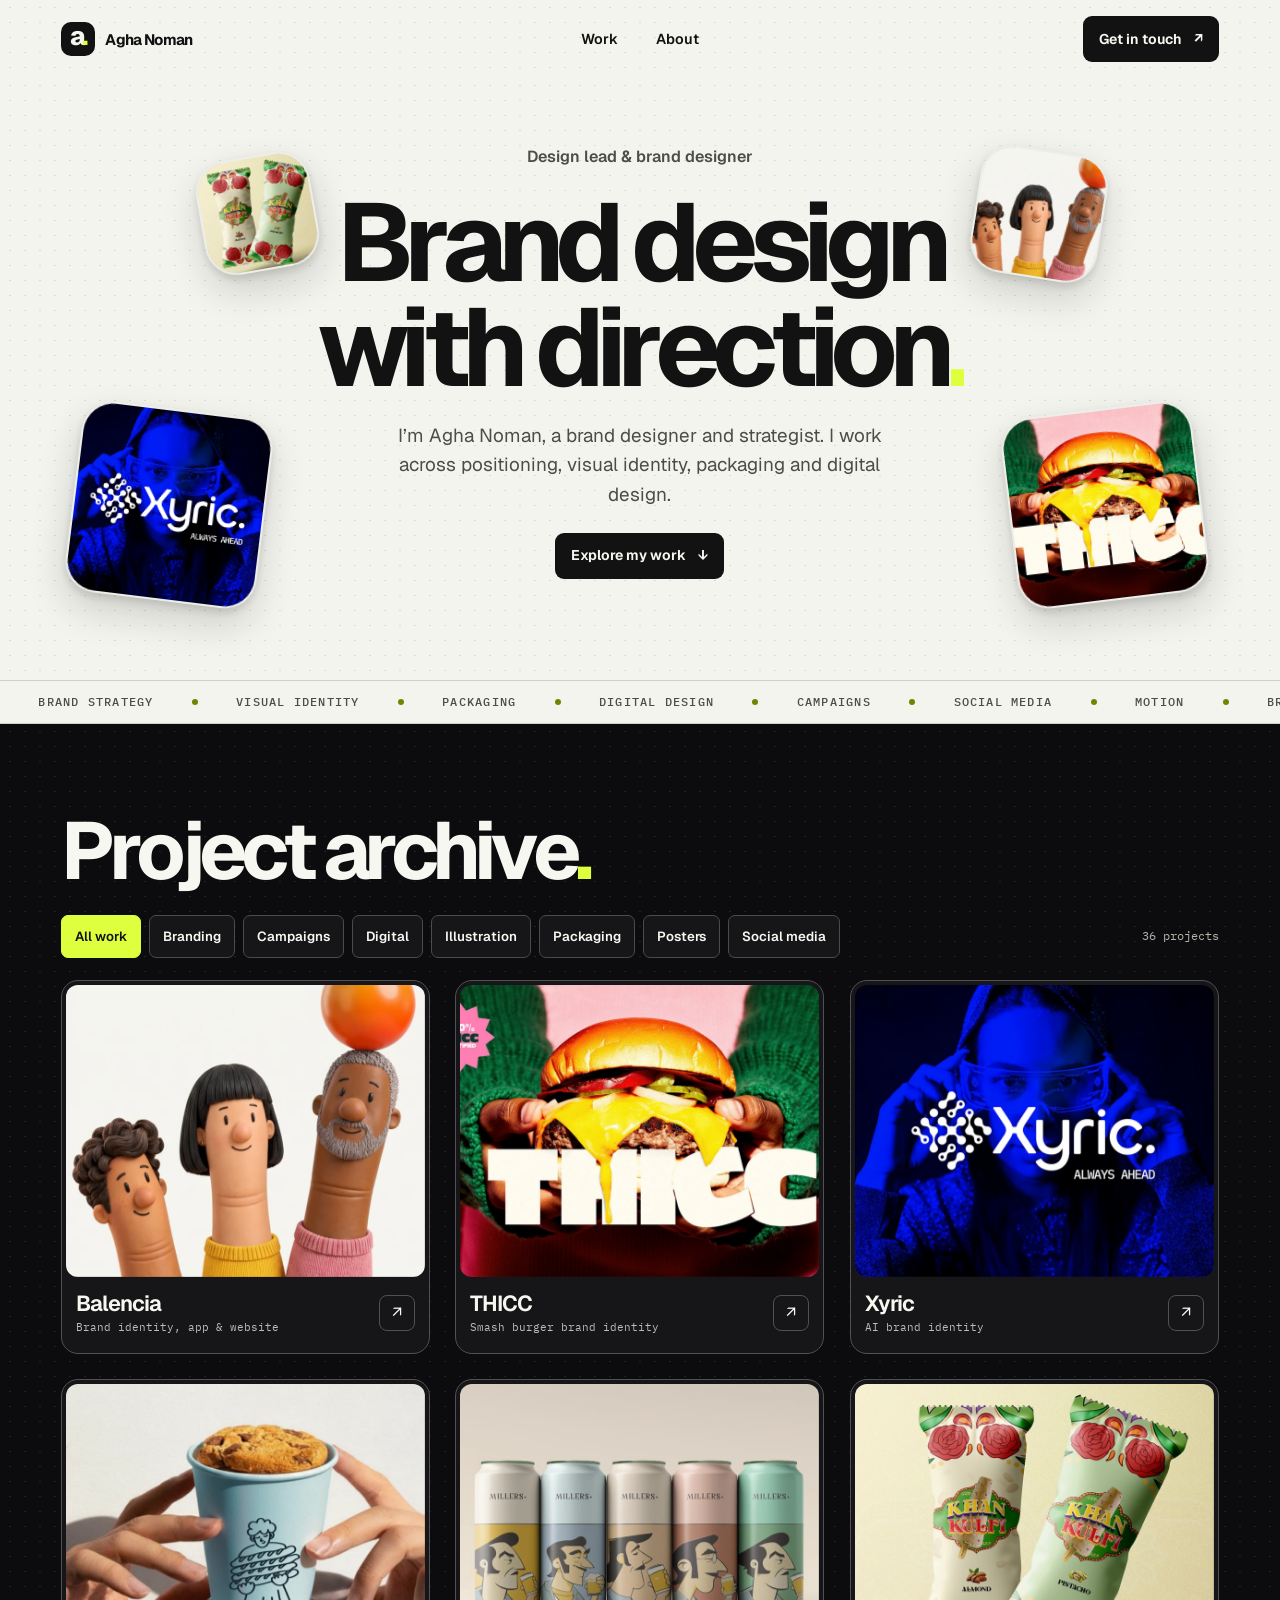
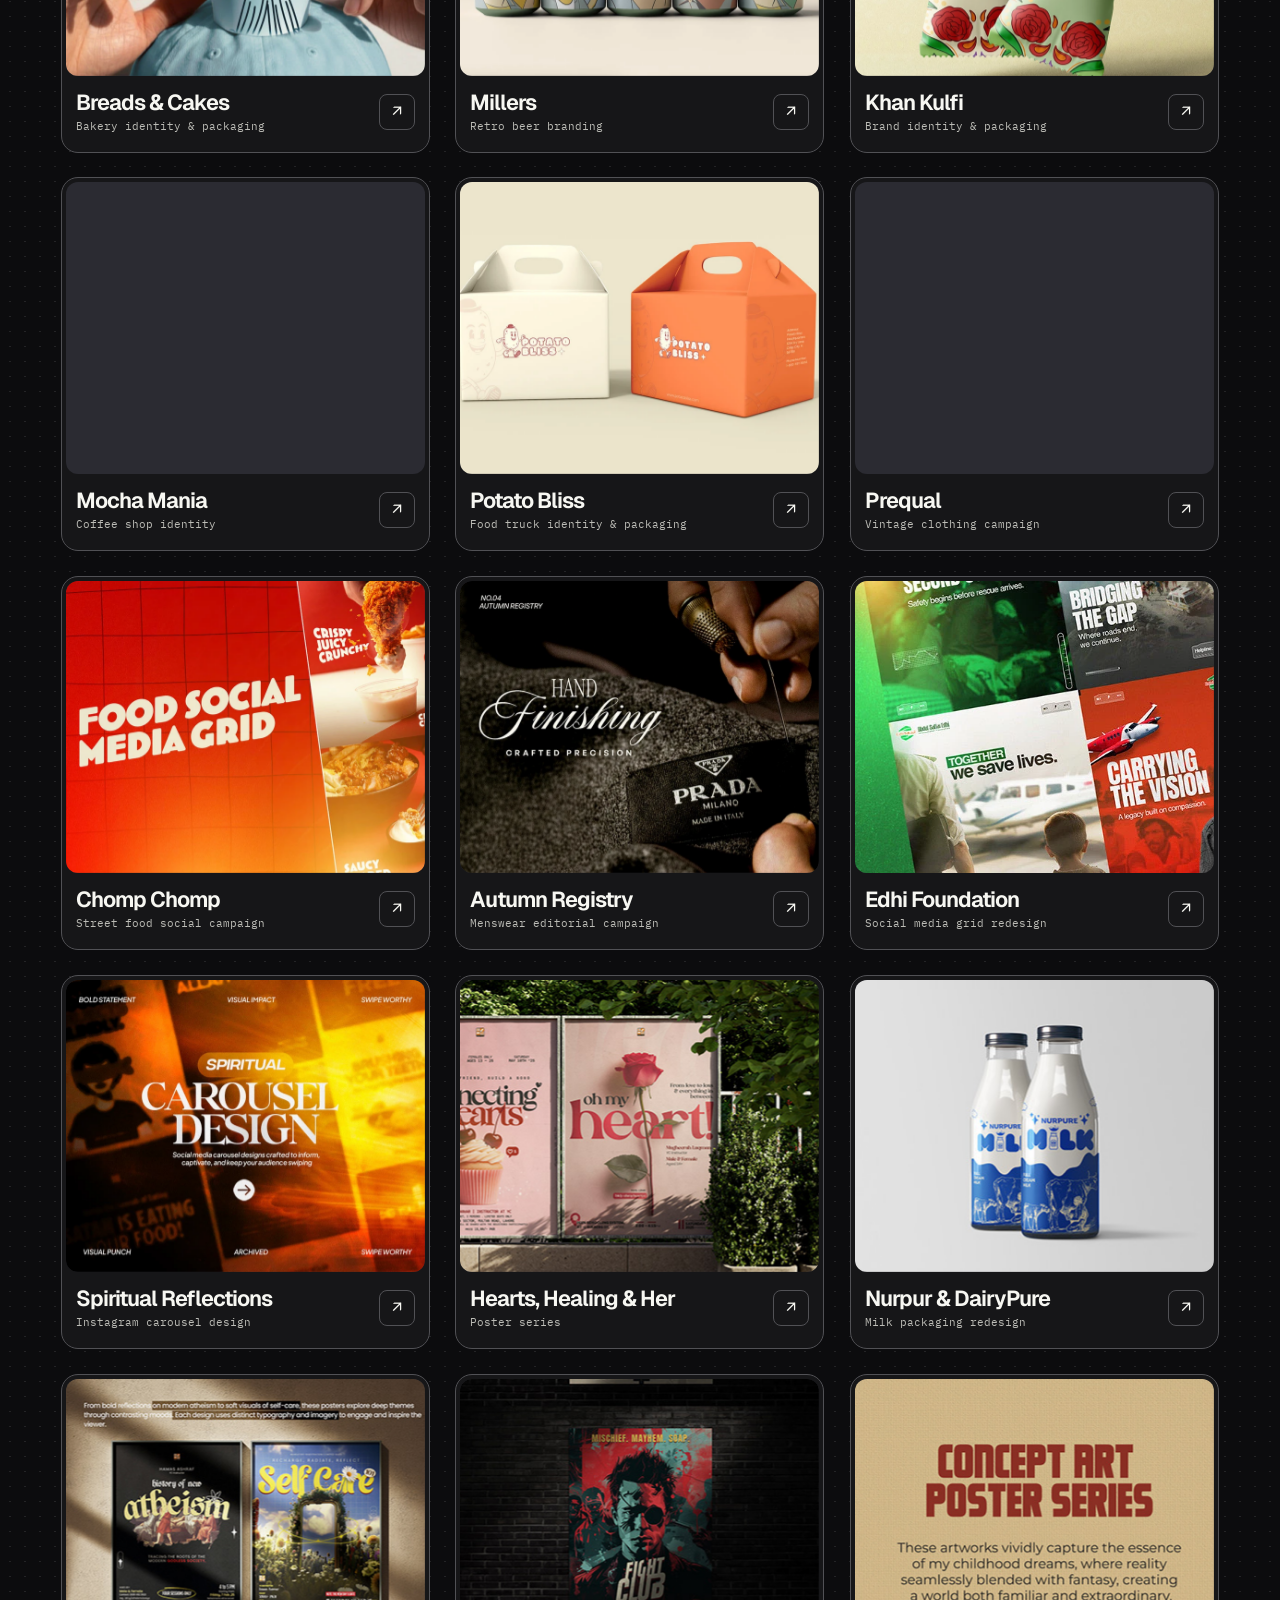
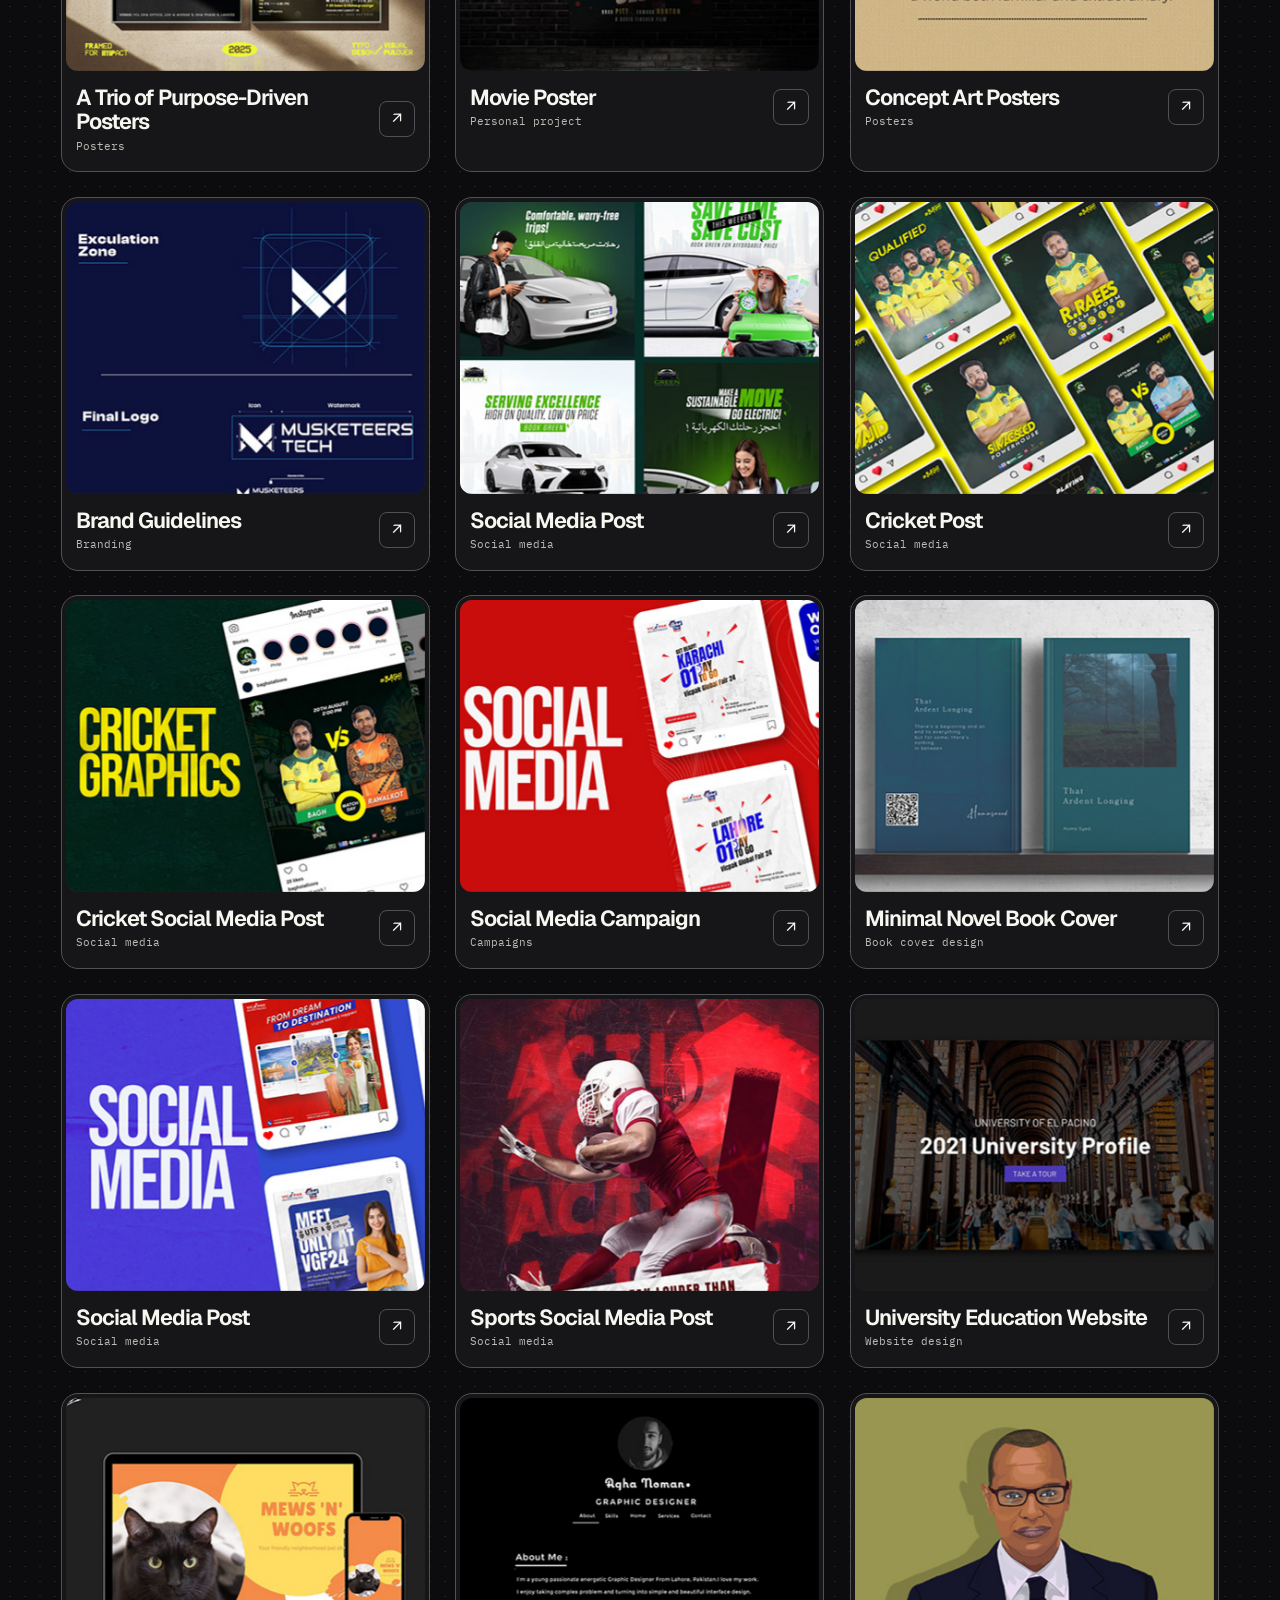
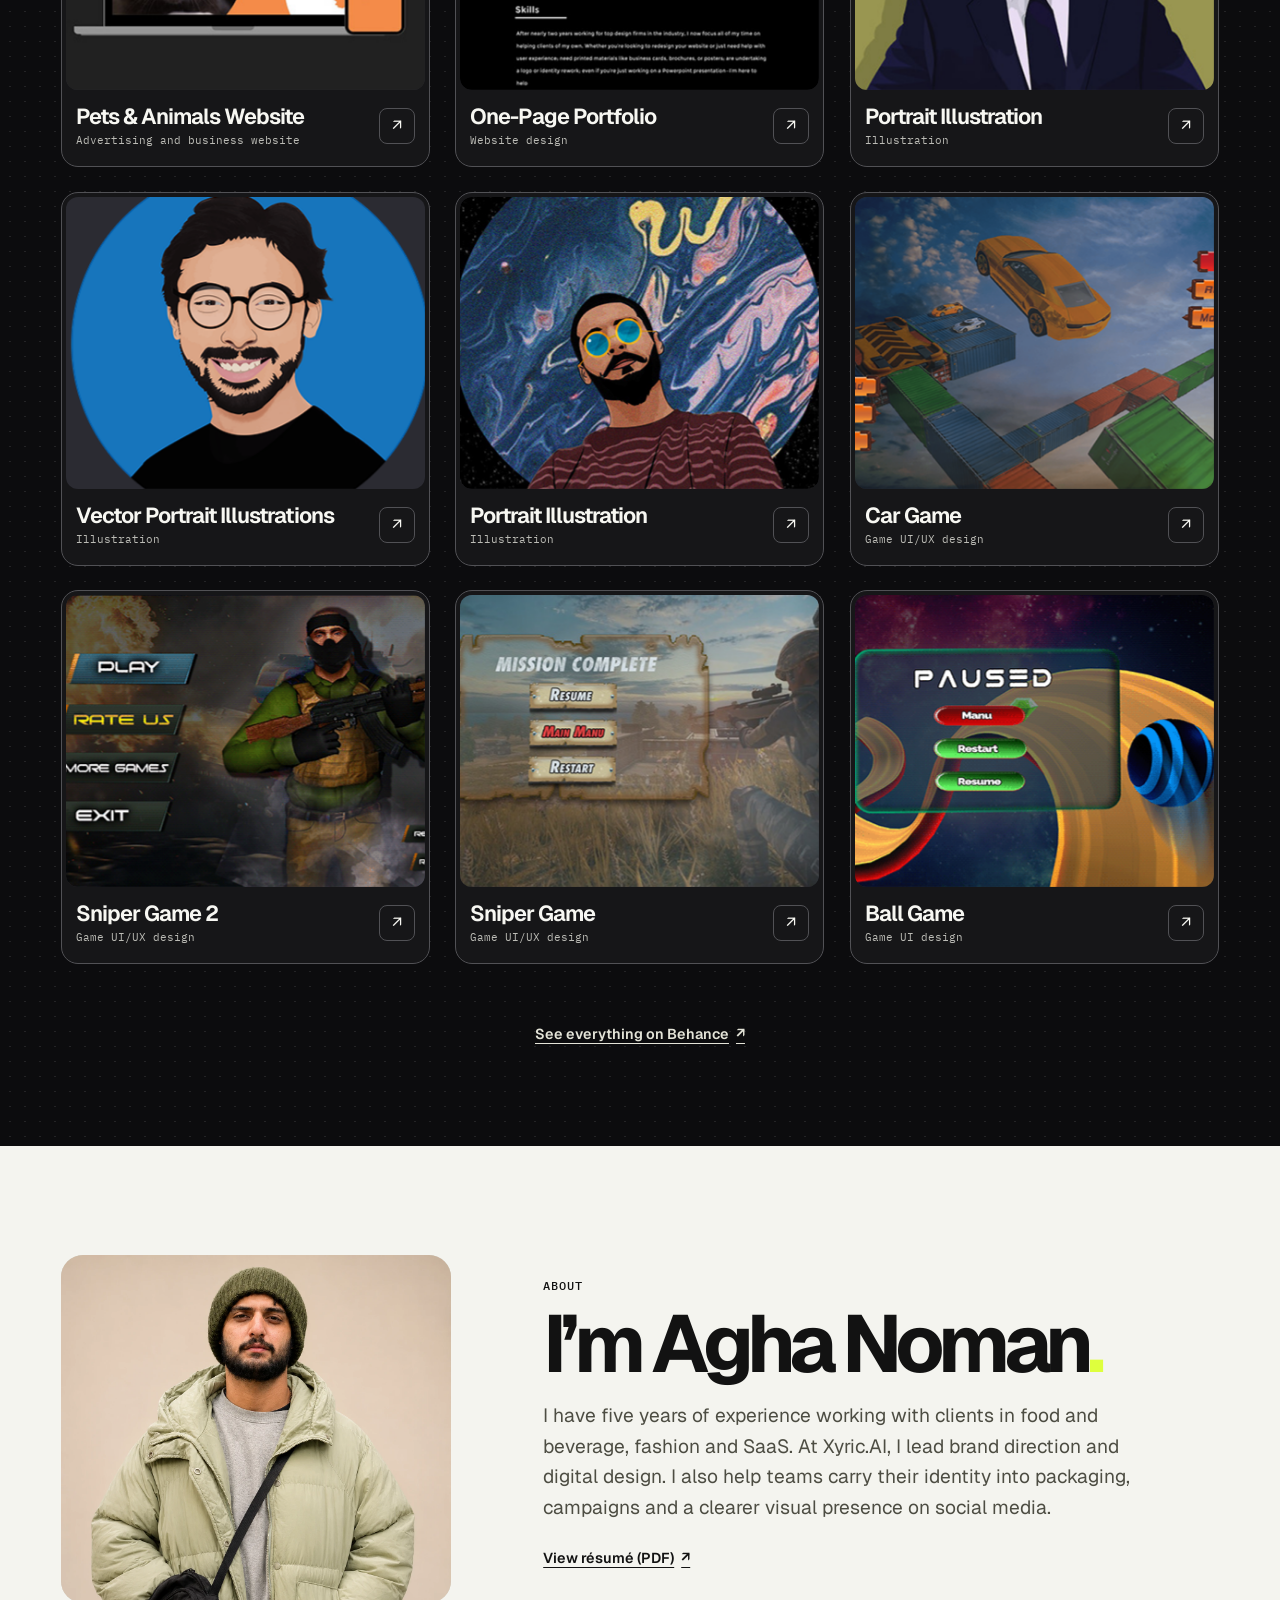
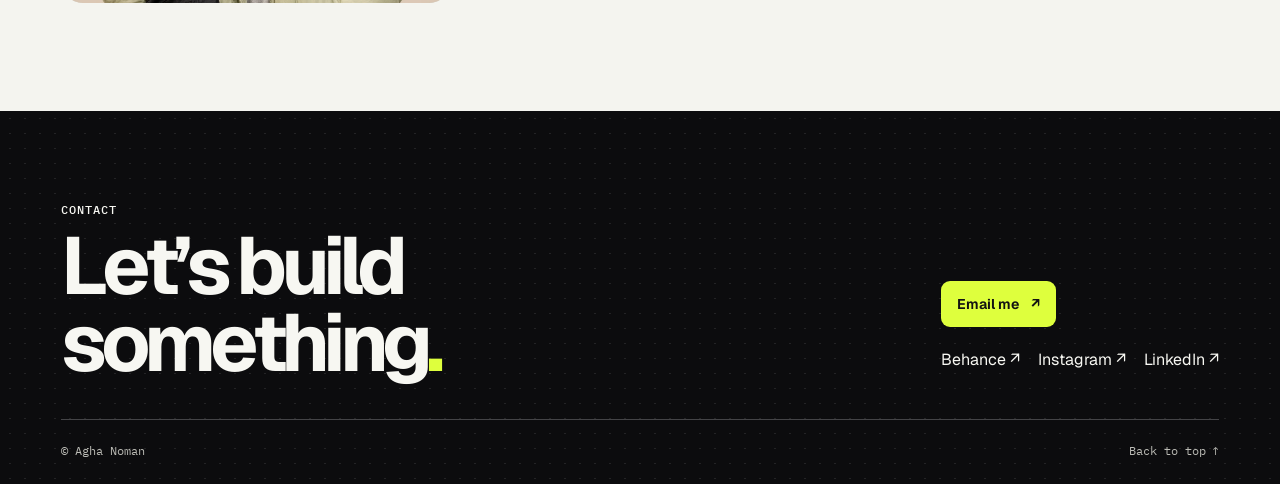
<file: index.html>
<!doctype html>
<html lang="en">
<head>
  <meta charset="utf-8">
  <meta name="viewport" content="width=device-width, initial-scale=1">
  <meta name="description" content="Agha Noman is a brand designer and strategist with five years of experience across food, fashion and SaaS. Explore brand direction, visual identity, packaging and digital design work.">
  <meta name="theme-color" content="#f4f4ef">
  <title>Agha Noman — Brand Designer</title>
  <link rel="icon" href="./assets/agha-noman-icon.png" type="image/png" sizes="64x64">
  <link rel="preconnect" href="https://fonts.googleapis.com">
  <link rel="preconnect" href="https://fonts.gstatic.com" crossorigin>
  <link rel="stylesheet" href="https://fonts.googleapis.com/css2?family=Geist:wght@400;500;600;700;800&family=IBM+Plex+Mono:wght@400;500;600&display=swap">
  <link rel="stylesheet" href="./style.css">
  <script src="./projects.js" defer></script>
  <script src="./site.js" defer></script>
  <script src="./motion.js" defer></script>
</head>
<body>
  <a class="skip" href="#main">Skip to content</a>
  <div class="intro-shell" id="top">
    <header class="wrap header">
      <a class="wordmark" href="#top"><span class="mark" aria-hidden="true">a<span>.</span></span> Agha Noman</a>
      <nav class="nav" aria-label="Main navigation"><a href="#work">Work</a><a href="#about">About</a></nav>
      <a class="button button-black header-contact" href="#contact">Get in touch <span aria-hidden="true">↗</span></a>
    </header>
  </div>
  <main id="main" tabindex="-1">
    <div class="intro-shell">
      <section class="wrap hero" aria-labelledby="hero-heading">
        <div class="hero-copy">
          <p class="hero-role">Design lead &amp; brand designer</p>
          <h1 id="hero-heading">Brand design<br>with direction<span>.</span></h1>
          <p class="hero-text">I’m Agha Noman, a brand designer and strategist. I work across positioning, visual identity, packaging and digital design.</p>
          <a class="button button-black" href="#work">Explore my work <span aria-hidden="true">↓</span></a>
        </div>
        <div class="hero-tiles" aria-label="Featured projects"></div>
      </section>
      <div class="ticker" aria-label="Services: brand strategy, visual identity, packaging, digital design, campaigns, social media, motion">
        <div class="ticker-track" aria-hidden="true">
          <span>Brand strategy</span><span>Visual identity</span><span>Packaging</span><span>Digital design</span><span>Campaigns</span><span>Social media</span><span>Motion</span>
          <span>Brand strategy</span><span>Visual identity</span><span>Packaging</span><span>Digital design</span><span>Campaigns</span><span>Social media</span><span>Motion</span>
        </div>
      </div>
    </div>

  <section class="work" id="work" aria-labelledby="work-heading">
    <div class="wrap">
      <div class="work-heading">
        <h2 id="work-heading">Project archive<span>.</span></h2>
      </div>
      <div class="work-controls" hidden>
        <div class="filters" role="group" aria-label="Filter projects"></div>
        <p class="project-count" role="status"></p>
      </div>
      <div class="project-grid"></div>
      <div class="work-foot"><a class="text-link behance-link" href="https://www.behance.net/aghanoman25/projects" target="_blank" rel="noopener">See everything on Behance <span aria-hidden="true">↗</span></a></div>
      <noscript><p>Explore the complete project gallery on <a href="https://www.behance.net/aghanoman25/projects">Behance</a>.</p></noscript>
    </div>
  </section>

  <section class="about" id="about" aria-labelledby="about-heading">
    <div class="wrap about-layout">
      <div class="portrait"><img src="./assets/agha-noman-portrait.webp" alt="Agha Noman wearing an olive beanie and light puffer jacket" width="1254" height="1254" loading="lazy"></div>
      <div class="about-copy">
        <p class="eyebrow">About</p>
        <h2 id="about-heading">I’m Agha Noman<span>.</span></h2>
        <p>I have five years of experience working with clients in food and beverage, fashion and SaaS. At Xyric.AI, I lead brand direction and digital design. I also help teams carry their identity into packaging, campaigns and a clearer visual presence on social media.</p>
        <a class="text-link" href="./Agha-Noman-Resume.pdf" target="_blank" rel="noopener">View résumé (PDF) <span aria-hidden="true">↗</span></a>
      </div>
    </div>
  </section>
  </main>

  <footer class="contact" id="contact">
    <div class="wrap">
      <div class="contact-inner">
        <div><p class="eyebrow">Contact</p><h2>Let’s build<br>something<span>.</span></h2></div>
        <div class="contact-links">
          <a class="button button-lime" href="mailto:aghanomaninstagram@gmail.com">Email me <span aria-hidden="true">↗</span></a>
          <div class="socials"><a href="https://www.behance.net/aghanoman25" target="_blank" rel="noopener">Behance ↗</a><a href="https://www.instagram.com/agha_noman/" target="_blank" rel="noopener">Instagram ↗</a><a href="https://www.linkedin.com/in/agha-noman-385965202/" target="_blank" rel="noopener">LinkedIn ↗</a></div>
        </div>
      </div>
      <div class="footer-bar"><span>© Agha Noman</span><a href="#top">Back to top <span aria-hidden="true">↑</span></a></div>
    </div>
  </footer>

</body>
</html>
</file>
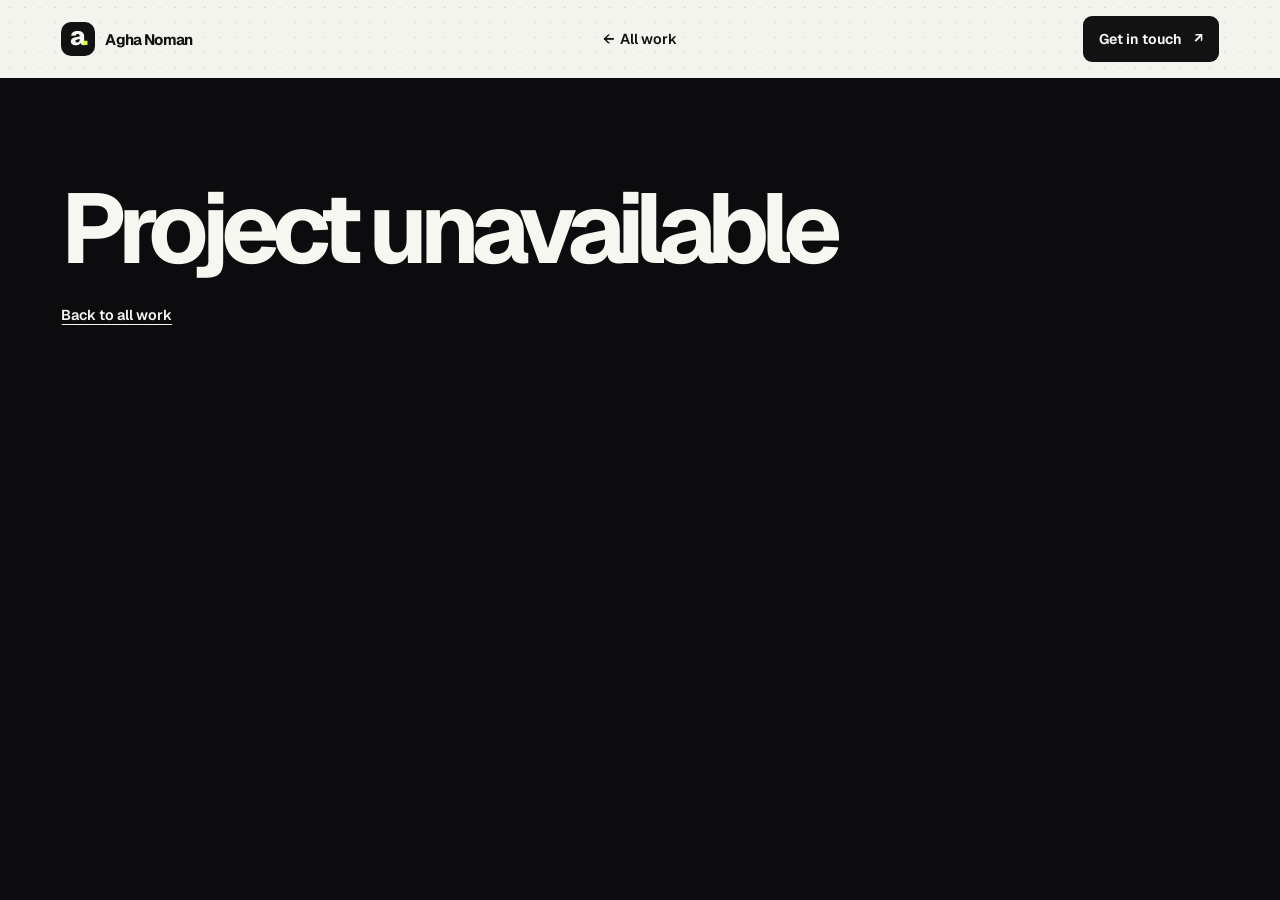
<file: project.html>
<!doctype html>
<html lang="en">
<head>
  <meta charset="utf-8">
  <meta name="viewport" content="width=device-width, initial-scale=1">
  <meta name="theme-color" content="#0c0c0e">
  <title>Project — Agha Noman</title>
  <link rel="icon" href="./assets/agha-noman-icon.png" type="image/png" sizes="64x64">
  <link rel="preconnect" href="https://fonts.googleapis.com">
  <link rel="preconnect" href="https://fonts.gstatic.com" crossorigin>
  <link rel="stylesheet" href="https://fonts.googleapis.com/css2?family=Geist:wght@400;500;600;700;800&family=IBM+Plex+Mono:wght@400;500;600&display=swap">
  <link rel="stylesheet" href="./style.css">
  <script src="./projects.js" defer></script>
  <script src="./case-studies.js" defer></script>
  <script src="./project.js" defer></script>
  <script src="./motion.js" defer></script>
</head>
<body class="project-page" id="top">
  <a class="skip" href="#main">Skip to project</a>
  <header class="intro-shell">
    <div class="wrap header case-header">
      <a class="wordmark" href="./index.html"><span class="mark" aria-hidden="true">a<span>.</span></span> Agha Noman</a>
      <nav class="nav" aria-label="Main navigation"><a href="./index.html#work"><span aria-hidden="true">←</span> All work</a></nav>
      <a class="button button-black header-contact" href="./index.html#contact">Get in touch <span aria-hidden="true">↗</span></a>
    </div>
  </header>
  <main id="main" tabindex="-1">
    <article aria-labelledby="project-title" hidden>
      <header class="wrap case-intro">
        <p class="eyebrow case-category"></p>
        <h1 id="project-title"></h1>
        <p class="case-description"></p>
      </header>
      <div class="case-gallery"></div>
      <nav class="wrap case-navigation" aria-label="Browse projects">
        <a class="text-link" href="./index.html#work"><span aria-hidden="true">←</span> All work</a>
        <a class="text-link case-source" href="https://www.behance.net/aghanoman25/projects" target="_blank" rel="noopener">View this project on Behance <span aria-hidden="true">↗</span></a>
        <a class="button button-lime next-case" href="./index.html#work"></a>
      </nav>
    </article>
    <div class="wrap case-intro case-missing" hidden><h1>Project unavailable</h1><a class="text-link" href="./index.html#work">Back to all work</a></div>
    <noscript><div class="wrap case-intro"><p>Enable JavaScript to open this project or <a href="https://www.behance.net/aghanoman25/projects">browse projects on Behance</a>.</p></div></noscript>
  </main>
</body>
</html>
</file>
<file: style.css>
:root {
  color-scheme: light;
  --paper: #f4f4ef;
  --ink: #121212;
  --lime: #deff3d;
  --line: #d1d1c7;
  --dark: #0c0c0e;
  --panel: #161618;
  --white: #f7f7f2;
  --mono: 'IBM Plex Mono', Consolas, monospace;
  --gutter: clamp(18px, 4.8vw, 72px);
  font-family: Geist, Arial, sans-serif;
  background: var(--paper);
  color: var(--ink);
}

*, *::before, *::after { box-sizing: border-box; }
body, h1, h2, h3, p { margin: 0; }
img { display: block; max-width: 100%; }
button { color: inherit; font: inherit; cursor: pointer; }
a { color: inherit; }
[hidden] { display: none !important; }
:focus-visible { outline: 2px solid currentColor; outline-offset: 5px; }
html { scroll-behavior: smooth; }
.wrap { width: min(100% - 2 * var(--gutter), 1260px); margin-inline: auto; }
.skip { position: fixed; top: 10px; left: 10px; z-index: 2; padding: 10px 15px; transform: translateY(-200%); background: var(--ink); color: var(--white); }
.skip:focus { transform: none; }
.eyebrow { font: 500 .73rem/1.5 var(--mono); letter-spacing: .08em; text-transform: uppercase; }
h1, h2 { font-weight: 700; letter-spacing: -.085em; line-height: .95; }
.intro-shell { background: radial-gradient(circle, #2121193c .8px, transparent 1px) center top / 15px 15px, var(--paper); }

.header { min-height: 78px; display: grid; grid-template-columns: 1fr auto 1fr; align-items: center; gap: 22px; }
.wordmark, .nav a { text-decoration: none; }
.wordmark { justify-self: start; display: inline-flex; align-items: center; gap: 10px; font-size: .95rem; font-weight: 700; letter-spacing: -.045em; white-space: nowrap; }
.mark { display: grid; grid-auto-flow: column; place-content: center; width: 34px; height: 34px; border-radius: 10px; background: var(--ink); color: var(--white); font-size: 1.6rem; font-weight: 800; line-height: 1; letter-spacing: -.13em; padding: 0 2px 4px 0; }
.mark span { color: var(--lime); }
.nav { display: flex; gap: clamp(16px, 3vw, 40px); }
.nav a { display: grid; min-height: 44px; place-items: center; font-size: .9rem; font-weight: 600; }
.nav a:hover, .socials a:hover, .footer-bar a:hover { text-decoration: underline; text-underline-offset: .28em; }
.button { display: inline-flex; width: fit-content; min-height: 46px; align-items: center; justify-content: center; gap: 12px; padding: 9px 15px; border: 1px solid transparent; border-radius: 9px; text-decoration: none; font-size: .88rem; font-weight: 650; line-height: 1.2; transition: background-color .18s, color .18s, border-color .18s; }
.button-black { background: var(--ink); color: var(--white); }
.button-black:hover { background: #303029; }
.button-black:focus-visible { outline-color: var(--ink); }
.header-contact { justify-self: end; }
.button-lime { background: var(--lime); color: var(--ink); }
.button-lime:hover { background: #efff9f; }
.button-lime:focus-visible { outline-color: var(--white); }

.hero { position: relative; display: grid; min-height: clamp(480px, 47vw, 638px); place-items: center; padding-block: 45px 78px; }
.hero-copy { position: relative; z-index: 1; text-align: center; }
.hero-role { color: #4d4d43; font-size: clamp(.9rem, 1.25vw, 1.05rem); font-weight: 600; line-height: 1.4; }
.hero h1 { font-size: clamp(65px, 8.6vw, 126px); margin-top: 22px; }
.hero h1 > span:not(.word) { color: var(--lime); }
.hero-text { max-width: 38ch; margin: 22px auto 24px; font-size: clamp(1rem, 1.6vw, 1.18rem); line-height: 1.55; color: #4d4d43; }
.hero-tiles { display: contents; }
.tile { position: absolute; display: block; aspect-ratio: 1; overflow: hidden; border: 2px solid #ffffffa1; border-radius: clamp(14px, 2.5vw, 32px); background: #d0d0c6; box-shadow: 0 16px 36px #1919102c, 0 4px 9px #14140c20; }
.tile .artwork { height: 100%; border-radius: 0; }
.tile-upper-left { --tilt: -10deg; width: clamp(78px, 9vw, 130px); top: 13%; left: 12%; }
.tile-lower-left { --tilt: 7deg; width: clamp(115px, 15vw, 217px); bottom: 13%; left: 1%; }
.tile-upper-right { --tilt: 9deg; width: clamp(88px, 10vw, 151px); top: 12%; right: 10%; }
.tile-lower-right { --tilt: -7deg; width: clamp(116px, 15vw, 219px); bottom: 13%; right: 1.5%; }

.work, .contact { color: var(--white); background: radial-gradient(circle, #eeeeee35 .75px, transparent 1px) center top / 15px 15px, var(--dark); }
.work { padding-block: clamp(58px, 7vw, 104px); }
.work-heading { display: flex; align-items: end; justify-content: space-between; flex-wrap: wrap; gap: 9px 18px; }
.work h2, .about h2, .contact h2 { font-size: clamp(43px, 6.3vw, 92px); }
.work h2 > span:not(.word), .contact h2 > span:not(.word) { color: var(--lime); }
.text-link { display: inline-flex; width: fit-content; min-height: 44px; gap: 7px; align-items: center; font-size: .9rem; font-weight: 600; text-underline-offset: .27em; }
.text-link:hover { text-decoration-thickness: 2px; }
.behance-link { color: #e4e4d8; }
.work-controls { display: flex; justify-content: space-between; align-items: center; flex-wrap: wrap; gap: 12px 20px; margin-block: 25px 22px; }
.filters { display: flex; flex-wrap: wrap; gap: 8px; }
.filters button { min-height: 43px; padding: 7px 13px; border-radius: 7px; border: 1px solid #4b4b4e; background: var(--panel); color: var(--white); font-size: .83rem; font-weight: 600; }
.filters button:hover { border-color: var(--white); }
.filters button[aria-pressed='true'] { background: var(--lime); color: var(--ink); border-color: var(--lime); }
.filters button:focus-visible { outline-color: var(--white); }
.project-count { color: #b5b5ae; font: 400 .75rem/1.5 var(--mono); }
.project-grid { display: grid; grid-template-columns: repeat(3, minmax(0, 1fr)); gap: clamp(15px, 2vw, 25px); }
.project-card { min-width: 0; display: block; background: var(--panel); border: 1px solid #515155; border-radius: 17px; padding: 4px; text-decoration: none; transition: transform .2s ease, border-color .2s; }
.project-card:is(:hover, :focus-visible) { transform: translateY(-4px); border-color: var(--lime); }
.artwork { position: relative; display: grid; place-items: center; overflow: hidden; background: #2b2b32; border-radius: 12px; }
.artwork img { width: 100%; height: 100%; object-fit: cover; transition: transform .35s cubic-bezier(.22, 1, .36, 1); }
.card-artwork { aspect-ratio: 1.23; }
.artwork-label { color: #efefe8; font-size: clamp(.85rem, 2vw, 1.8rem); font-weight: 650; padding: 8px; text-align: center; }
.card-caption { display: flex; justify-content: space-between; align-items: center; gap: 10px; padding: 14px 10px 13px; }
.card-caption h3 { font-size: clamp(1.05rem, 1.7vw, 1.45rem); line-height: 1.12; font-weight: 650; letter-spacing: -.045em; }
.card-caption p { color: #bcbcb6; margin-top: 5px; font: 400 .69rem/1.4 var(--mono); }
.card-arrow { flex: 0 0 auto; display: grid; place-items: center; width: 36px; height: 36px; border: 1px solid #515155; border-radius: 8px; color: var(--white); transition: color .18s, background-color .18s; }
.project-card:is(:hover, :focus-visible) .card-arrow { background: var(--lime); color: var(--ink); border-color: var(--lime); }

.about { padding-block: clamp(56px, 8.5vw, 126px); }
.about-layout { display: grid; grid-template-columns: minmax(180px, .75fr) minmax(0, 1.3fr); align-items: center; gap: clamp(30px, 7.2vw, 105px); }
.portrait { border-radius: 22px; overflow: hidden; background: #d0d0c6; }
.portrait img { width: 100%; height: auto; aspect-ratio: 1.12; object-fit: cover; object-position: center top; }
.about h2 { margin: 12px 0 18px; }
.about h2 > span:not(.word) { color: var(--lime); }
.about-copy > p:not(.eyebrow) { max-width: 47ch; color: #4d4d43; font-size: clamp(1rem, 1.6vw, 1.2rem); line-height: 1.6; margin-bottom: 12px; }
.contact { padding-block: clamp(48px, 7vw, 100px) 12px; }
.contact-inner { display: flex; flex-wrap: wrap; align-items: end; justify-content: space-between; gap: 26px; padding-bottom: 38px; }
.contact h2 { margin-top: 10px; }
.contact-links { display: flex; flex-direction: column; gap: 10px; }
.socials { display: flex; flex-wrap: wrap; gap: 4px 18px; }
.socials a, .footer-bar a { min-height: 44px; display: inline-flex; align-items: center; gap: 6px; text-decoration: none; }
.footer-bar { display: flex; align-items: center; justify-content: space-between; flex-wrap: wrap; gap: 4px 16px; border-top: 1px solid #444447; padding-top: 8px; color: #bcbcb6; font: 400 .74rem/1.5 var(--mono); }

.project-page { min-height: 100dvh; background: var(--dark); color: var(--white); }
.project-page > header { color: var(--ink); }
.case-header .nav a { display: inline-flex; align-items: center; gap: .35em; white-space: nowrap; }
.case-intro { padding-block: clamp(48px, 7vw, 102px) clamp(32px, 5vw, 64px); }
.case-category { color: var(--lime); }
.case-intro h1 { max-width: 19ch; margin-block: 14px 18px; font-size: clamp(42px, 7.7vw, 106px); overflow-wrap: anywhere; }
.case-description { max-width: 59ch; margin-bottom: 8px; font-size: clamp(1rem, 1.55vw, 1.2rem); color: #cecec6; line-height: 1.6; }
.case-gallery { display: grid; gap: 5px; width: min(100% - 2 * var(--gutter), 1400px); margin-inline: auto; }
.case-row { display: grid; grid-template-columns: repeat(var(--columns), minmax(0, 1fr)); gap: 5px; align-items: start; }
.case-row figure { margin: 0; background: #171719; }
.case-row img { width: 100%; height: auto; }
.case-row .text-link, .case-text { padding: 15px 20px; }
.case-text { color: #cecec6; font-size: 1rem; line-height: 1.6; white-space: pre-line; overflow-wrap: anywhere; }
.case-motion { display: grid; place-items: center; background: var(--panel); border: 1px solid #353538; }
.case-motion iframe, .case-motion video { display: block; width: 100%; height: 100%; border: 0; }
.motion-source { padding-inline: 12px; }
.case-navigation { display: flex; flex-wrap: wrap; justify-content: space-between; align-items: center; gap: 10px 20px; padding-block: 26px 52px; }
.case-navigation .next-case { max-width: 100%; text-align: left; }

/* ---------- Motion ----------
   Quiet by design: things settle into place, nothing bounces or loops loudly.
   Every animation sits behind prefers-reduced-motion: no-preference. */
@property --float { syntax: '<length>'; inherits: false; initial-value: 0px; }
.tile { transform: rotate(var(--tilt)) translate3d(var(--px, 0px), calc(var(--py, 0px) + var(--float)), 0); transition: transform .9s cubic-bezier(.22, 1, .36, 1); }
.tile:is(:hover, :focus-visible) { transform: rotate(0deg) translate3d(var(--px, 0px), calc(var(--py, 0px) - 6px), 0); transition-duration: .35s; }

.ticker { overflow: hidden; border-block: 1px solid var(--line); background: var(--paper); }
.ticker-track { display: flex; width: max-content; }
.ticker-track span { display: inline-flex; align-items: center; gap: clamp(22px, 3vw, 44px); padding: 15px 0 15px clamp(22px, 3vw, 44px); font: 500 .76rem/1 var(--mono); letter-spacing: .1em; text-transform: uppercase; color: #4d4d43; white-space: nowrap; }
.ticker-track span::after { content: ''; width: 6px; height: 6px; border-radius: 50%; background: #738400; }

.read-progress { position: fixed; inset: 0 0 auto; z-index: 5; height: 3px; background: var(--lime); transform: scaleX(0); transform-origin: 0 50%; pointer-events: none; }

@media (prefers-reduced-motion: no-preference) {
  @view-transition { navigation: auto; }
  ::view-transition-group(*) { animation-duration: .5s; animation-timing-function: cubic-bezier(.22, 1, .36, 1); }
  ::view-transition-old(root), ::view-transition-new(root) { animation-duration: .35s; }

  /* page arrival */
  .hero-copy > *, .case-intro > * { animation: arrive .8s cubic-bezier(.22, 1, .36, 1) both; }
  .hero-copy > :nth-child(2), .case-intro > :nth-child(2) { animation-name: rise; animation-duration: 1s; animation-delay: .08s; }
  .hero-copy > :nth-child(3), .case-intro > :nth-child(3) { animation-delay: .22s; }
  .hero-copy > :nth-child(4), .case-intro > :nth-child(4) { animation-delay: .32s; }
  .hero h1 > span:not(.word) { display: inline-block; animation: dot-pop .5s cubic-bezier(.34, 1.56, .64, 1) .85s both; }
  .tile { animation: tile-arrive 1s cubic-bezier(.22, 1, .36, 1) both, drift 7s ease-in-out 1.2s infinite alternate; }
  .tile-upper-right, .tile-lower-left { animation-delay: .18s, 1.6s; animation-duration: 1s, 8.5s; }
  .tile-upper-left, .tile-lower-right { animation-delay: .3s, 2s; animation-duration: 1s, 9.5s; }

  /* slow services ticker; it pauses while the pointer is on it */
  .ticker-track { animation: ticker 48s linear infinite; }
  .ticker:hover .ticker-track { animation-play-state: paused; }

  /* scroll reveals (set up by motion.js) */
  .motion-wait { opacity: 0; translate: 0 26px; }
  .motion-in { animation: reveal .9s cubic-bezier(.16, 1, .3, 1) var(--reveal-delay, 0ms) both; }
  .motion-in:focus-within { animation: none; }
  .project-card.motion-in .artwork img { animation: settle 1.4s cubic-bezier(.16, 1, .3, 1) var(--reveal-delay, 0ms) both; }
  .work-heading.motion-in h2 > span:not(.word), .contact-inner.motion-in h2 > span:not(.word), .about-copy.motion-in h2 > span:not(.word) { display: inline-block; animation: dot-pop .5s cubic-bezier(.34, 1.56, .64, 1) .45s both; }
  .has-motion .case-row img { opacity: 0; transition: opacity .8s ease-out; }
  .has-motion .case-row img.is-loaded { opacity: 1; }

  /* small interactions */
  .filters button { transition: background-color .16s ease-out, color .16s ease-out, border-color .16s ease-out, scale .16s ease-out; }
  .filters button:active { scale: .96; }
  .button > [aria-hidden='true'], .card-arrow { transition: translate .25s cubic-bezier(.22, 1, .36, 1), color .18s ease-out, background-color .18s ease-out; }
  .button:is(:hover, :focus-visible) > [aria-hidden='true'], .project-card:is(:hover, :focus-visible) .card-arrow { translate: 2px -2px; }
  .hero .button:is(:hover, :focus-visible) > [aria-hidden='true'] { translate: 0 3px; }
  .project-card { transition: transform .45s cubic-bezier(.22, 1, .36, 1), border-color .25s; }
  .artwork img { transition: transform .9s cubic-bezier(.22, 1, .36, 1); }
  .portrait img { transition: transform 1.2s cubic-bezier(.22, 1, .36, 1); }
  .portrait:hover img { transform: scale(1.03); }

  @keyframes arrive { from { opacity: 0; translate: 0 18px; } to { opacity: 1; translate: 0 0; } }
  @keyframes rise { from { opacity: 0; translate: 0 .28em; clip-path: inset(0 0 100% 0); } to { opacity: 1; translate: 0 0; clip-path: inset(0 0 -20% 0); } }
  @keyframes dot-pop { from { scale: 0; } to { scale: 1; } }
  @keyframes tile-arrive { from { opacity: 0; translate: 0 26px; scale: .9; } to { opacity: 1; translate: 0 0; scale: 1; } }
  @keyframes drift { from { --float: 0px; } to { --float: -9px; } }
  @keyframes ticker { to { transform: translateX(-50%); } }
  @keyframes reveal { from { opacity: 0; translate: 0 26px; } to { opacity: 1; translate: 0 0; } }
  @keyframes settle { from { scale: 1.08; } to { scale: 1; } }
}

@media (hover: hover) and (prefers-reduced-motion: no-preference) {
  .project-card:hover img { transform: scale(1.045); }
}

/* ---------- Interactive motion (pointer devices, set up by motion.js) ---------- */
.work-foot { display: flex; justify-content: center; margin-top: clamp(28px, 4vw, 48px); }
.case-navigation .case-source { margin-inline: auto; }
#hero-heading .word, .work h2 .word, .contact h2 .word, .about h2 .word { display: inline-block; white-space: nowrap; }

@media screen {
  .letter { display: inline-block; }
  .letter.hop { animation: hop .55s cubic-bezier(.34, 1.56, .64, 1); }
  @keyframes hop { 0% { translate: 0 0; rotate: 0deg; } 40% { translate: 0 -.16em; rotate: -6deg; color: #738400; } 100% { translate: 0 0; rotate: 0deg; } }
  .work .letter.hop, .contact .letter.hop { animation-name: hop-dark; }
  @keyframes hop-dark { 0% { translate: 0 0; rotate: 0deg; } 40% { translate: 0 -.16em; rotate: -6deg; color: var(--lime); } 100% { translate: 0 0; rotate: 0deg; } }

  .cursor { position: fixed; top: 0; left: 0; z-index: 50; width: 0; height: 0; pointer-events: none; opacity: 0; transition: opacity .3s; }
  .cursor.is-on { opacity: 1; }
  .cursor span { position: absolute; left: 0; top: 0; display: grid; place-items: center; width: 12px; height: 12px; border-radius: 50%; background: var(--lime); color: transparent; font: 600 .78rem/1 Geist, Arial, sans-serif; letter-spacing: -.02em; translate: -50% -50%; box-shadow: 0 0 0 1px #12121226; transition: width .4s cubic-bezier(.22, 1, .36, 1), height .4s cubic-bezier(.22, 1, .36, 1), color .2s, scale .2s; }
  .cursor.is-link span { width: 36px; height: 36px; background: #deff3d55; }
  .cursor.is-view span { width: 86px; height: 86px; color: var(--ink); }
  .cursor.is-down span { scale: .8; }
  .has-cursor .project-card, .has-cursor .tile { cursor: none; }

  .project-card.tilt { transform: perspective(1000px) rotateX(var(--rx, 0deg)) rotateY(var(--ry, 0deg)); transition: transform .5s cubic-bezier(.22, 1, .36, 1), border-color .25s; position: relative; }
  .project-card.tilt:is(:hover, :focus-visible) { transform: perspective(1000px) rotateX(var(--rx, 0deg)) rotateY(var(--ry, 0deg)) translateY(-6px); transition-duration: .15s, .25s; }
  .project-card.tilt::after, .portrait.tilt::after { content: ''; position: absolute; inset: 0; border-radius: inherit; pointer-events: none; opacity: 0; background: radial-gradient(circle at var(--gx, 50%) var(--gy, 50%), #ffffff2e, transparent 55%); transition: opacity .35s; }
  .project-card.tilt:hover::after, .portrait.tilt:hover::after { opacity: 1; }
  .portrait.tilt { position: relative; transform: perspective(1000px) rotateX(var(--rx, 0deg)) rotateY(var(--ry, 0deg)); transition: transform .6s cubic-bezier(.22, 1, .36, 1); }

  .button.magnet { transform: translate3d(var(--mx, 0px), var(--my, 0px), 0); transition: background-color .18s, color .18s, border-color .18s, transform .45s cubic-bezier(.22, 1, .36, 1); }
  .button.magnet:hover { transition-duration: .18s, .18s, .18s, .12s; }
}

@keyframes ticker-move { to { transform: translateX(-50%); } }
@media (prefers-reduced-motion: reduce) {
  .ticker-track { animation: ticker-move 80s linear infinite; }
  .ticker:hover .ticker-track { animation-play-state: paused; }
}

@media (max-width: 900px) {
  .tile-upper-left { left: 7%; }
  .tile-upper-right { right: 6%; }
  .tile-lower-left { left: 0; }
  .tile-lower-right { right: 0; }
  .project-grid { grid-template-columns: repeat(2, minmax(0, 1fr)); }
}

@media (max-width: 650px) {
  .header { min-height: 68px; gap: 12px; }
  .wordmark { font-size: .83rem; gap: 6px; }
  .mark { width: 28px; height: 28px; border-radius: 8px; font-size: 1.25rem; }
  .nav { gap: 11px; }
  .nav a, .header-contact { font-size: .78rem; }
  .header-contact { gap: 5px; padding-inline: 8px; }
  .hero { display: block; min-height: 0; padding-block: 52px 38px; }
  .hero h1 { font-size: clamp(52px, 12vw, 78px); }
  .hero-text { margin-block: 17px 20px; }
  .hero-tiles { display: flex; width: fit-content; max-width: 100%; margin: 35px auto 6px; gap: 10px; align-items: center; justify-content: center; }
  .tile { position: relative; inset: auto; width: clamp(49px, 16vw, 88px); }
  .tile-lower-left, .tile-lower-right { margin-top: 12px; }
  .about-layout { grid-template-columns: 1fr; }
  .portrait { max-width: 390px; }
  .case-gallery { width: 100%; }
  .case-row-grid { grid-template-columns: repeat(2, minmax(0, 1fr)); }
}

@media (max-width: 405px) {
  .nav { gap: 8px; }
  .wordmark { font-size: 0; }
  .header { grid-template-columns: 1fr auto 1fr; }
  .project-grid { gap: 11px; }
  .project-card { border-radius: 12px; }
  .card-artwork { border-radius: 8px; }
  .card-caption { padding-inline: 4px; gap: 4px; }
  .card-caption h3 { font-size: 1rem; }
  .card-arrow { width: 24px; height: 28px; border: 0; }
}

@media (prefers-reduced-motion: reduce) {
  html { scroll-behavior: auto; }
}
</file>
